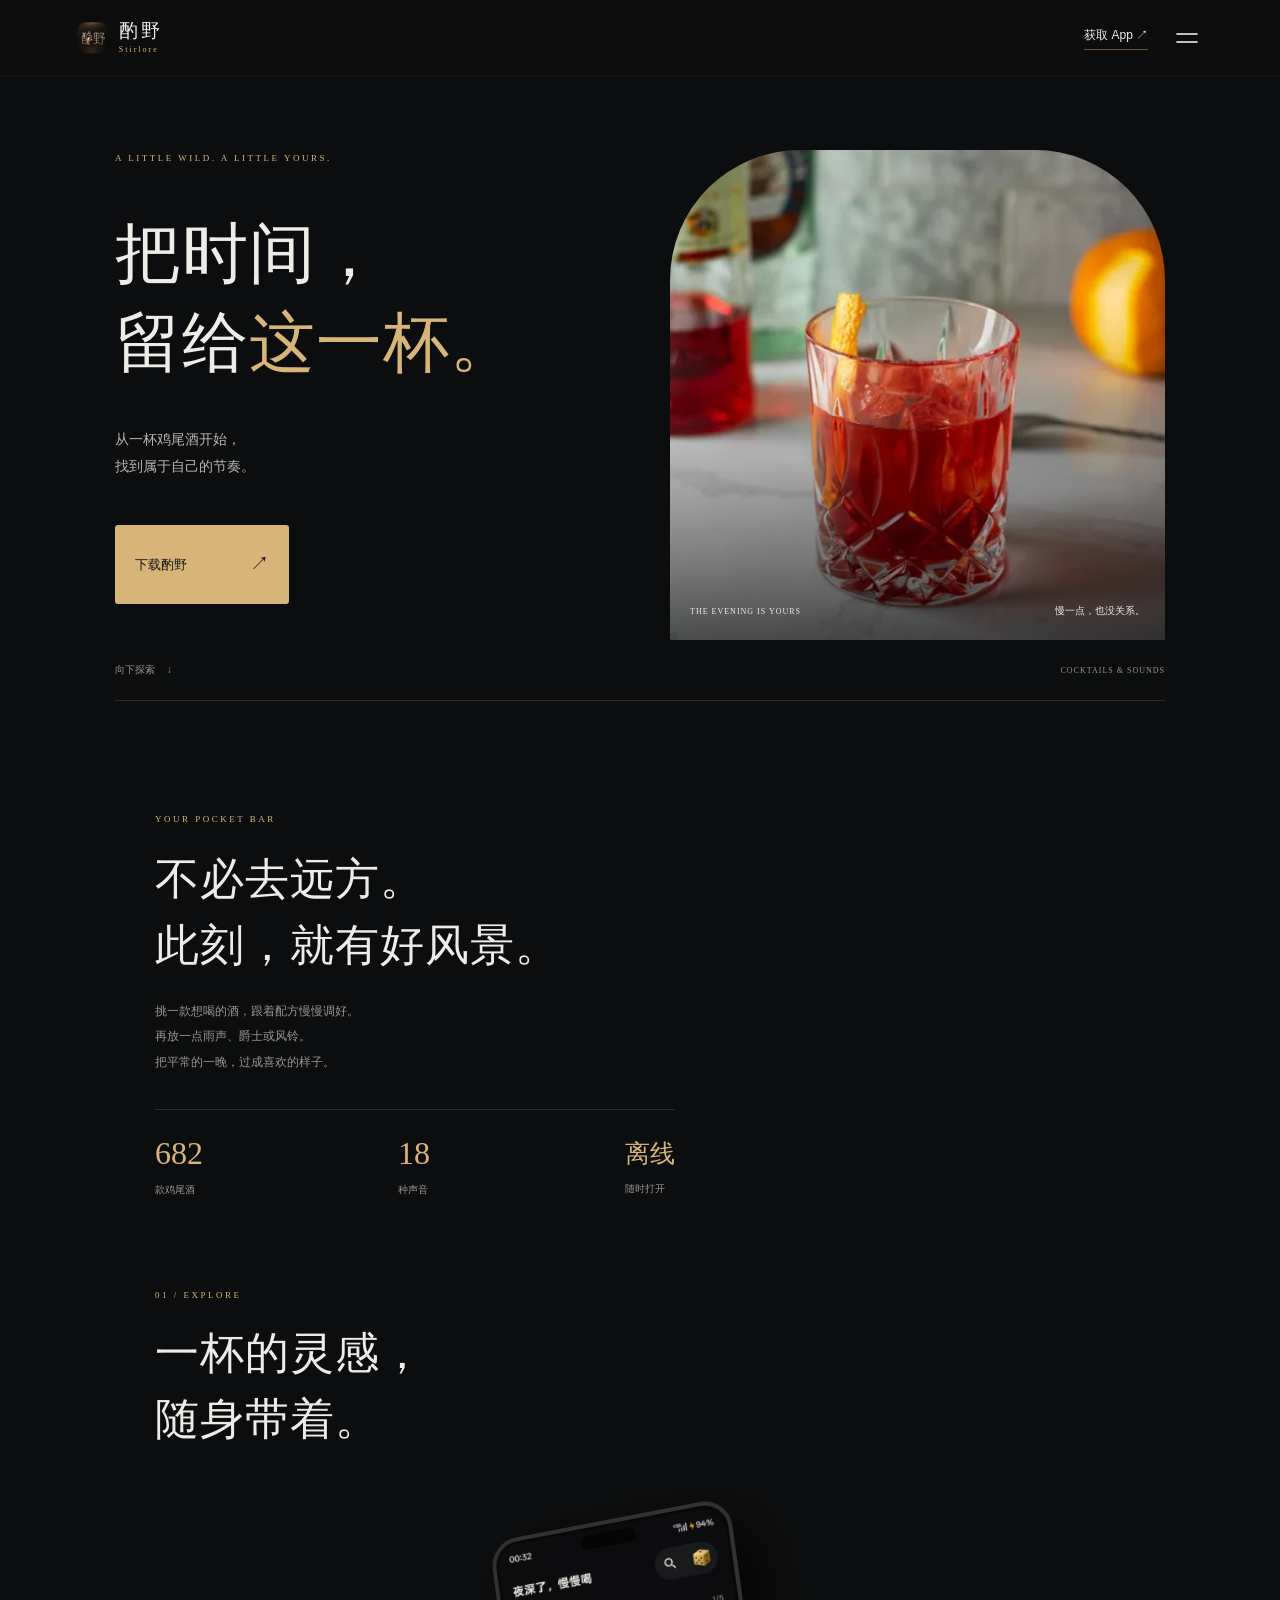
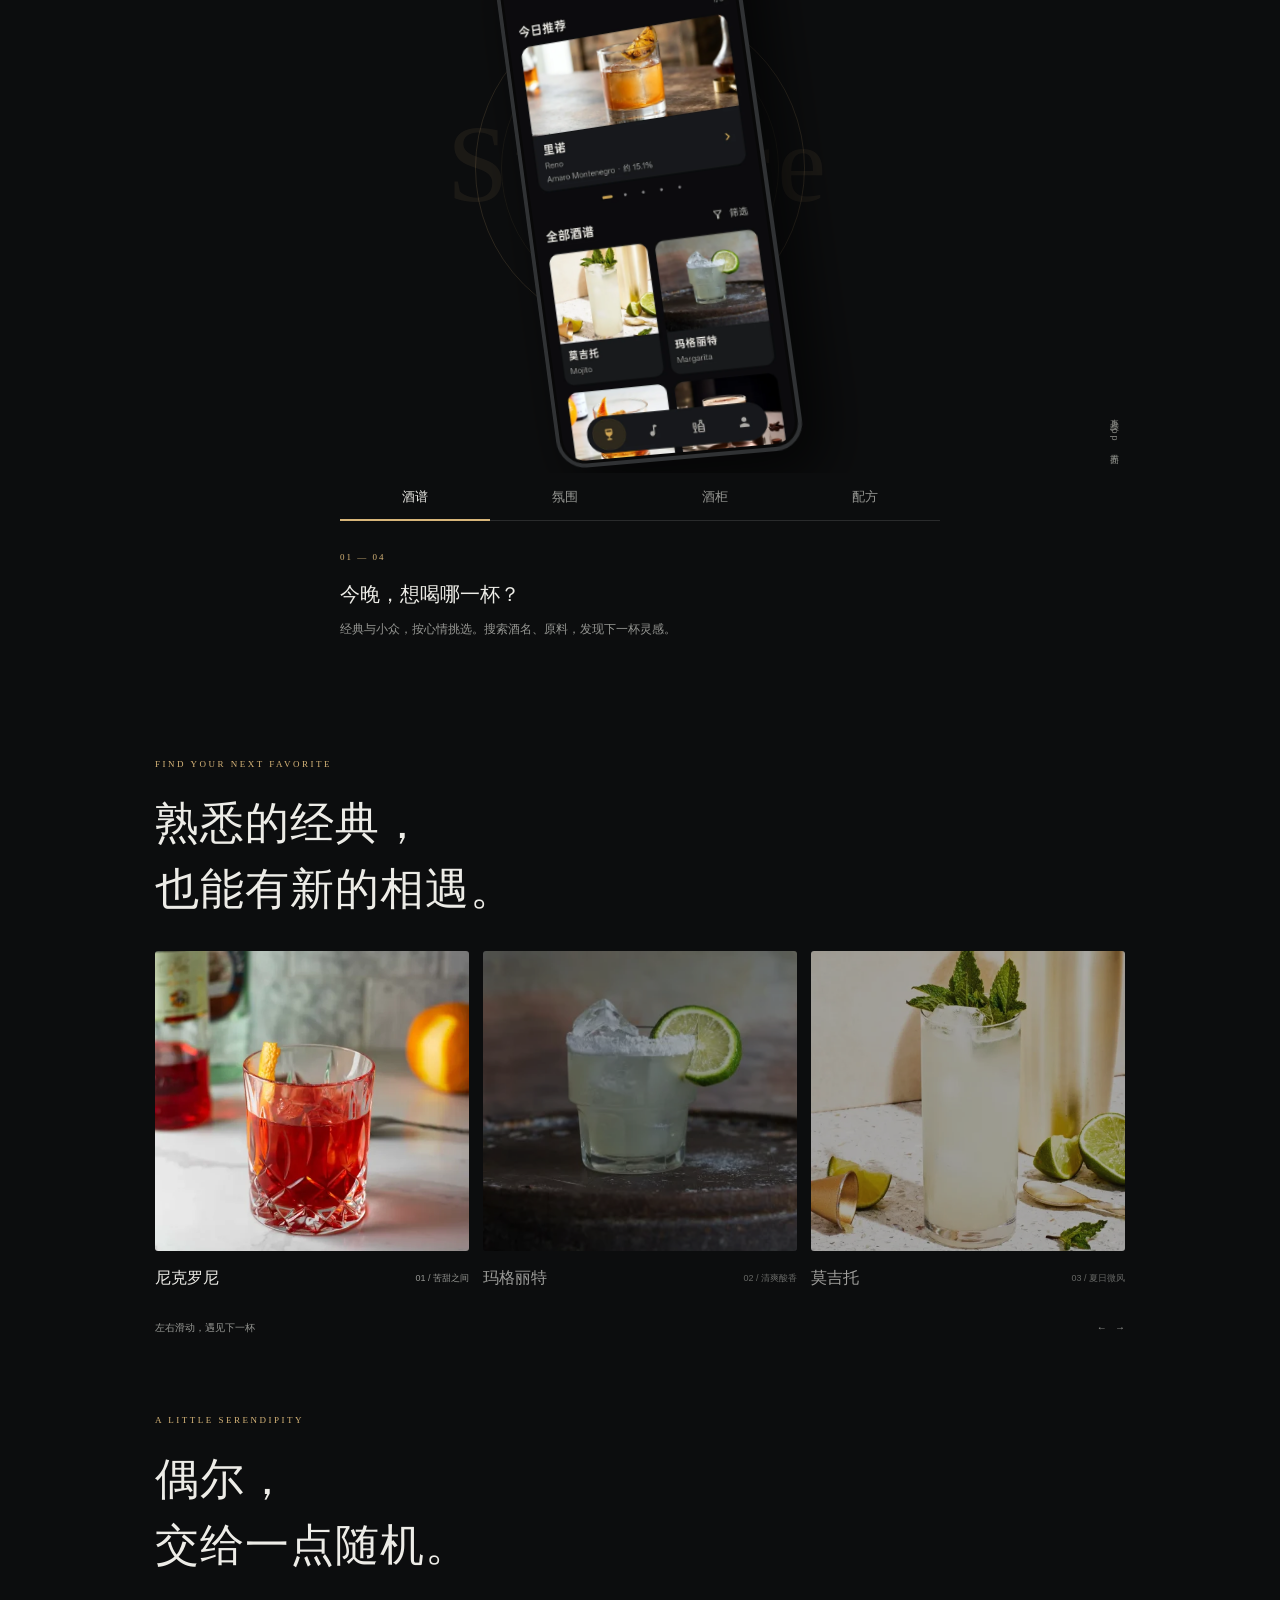
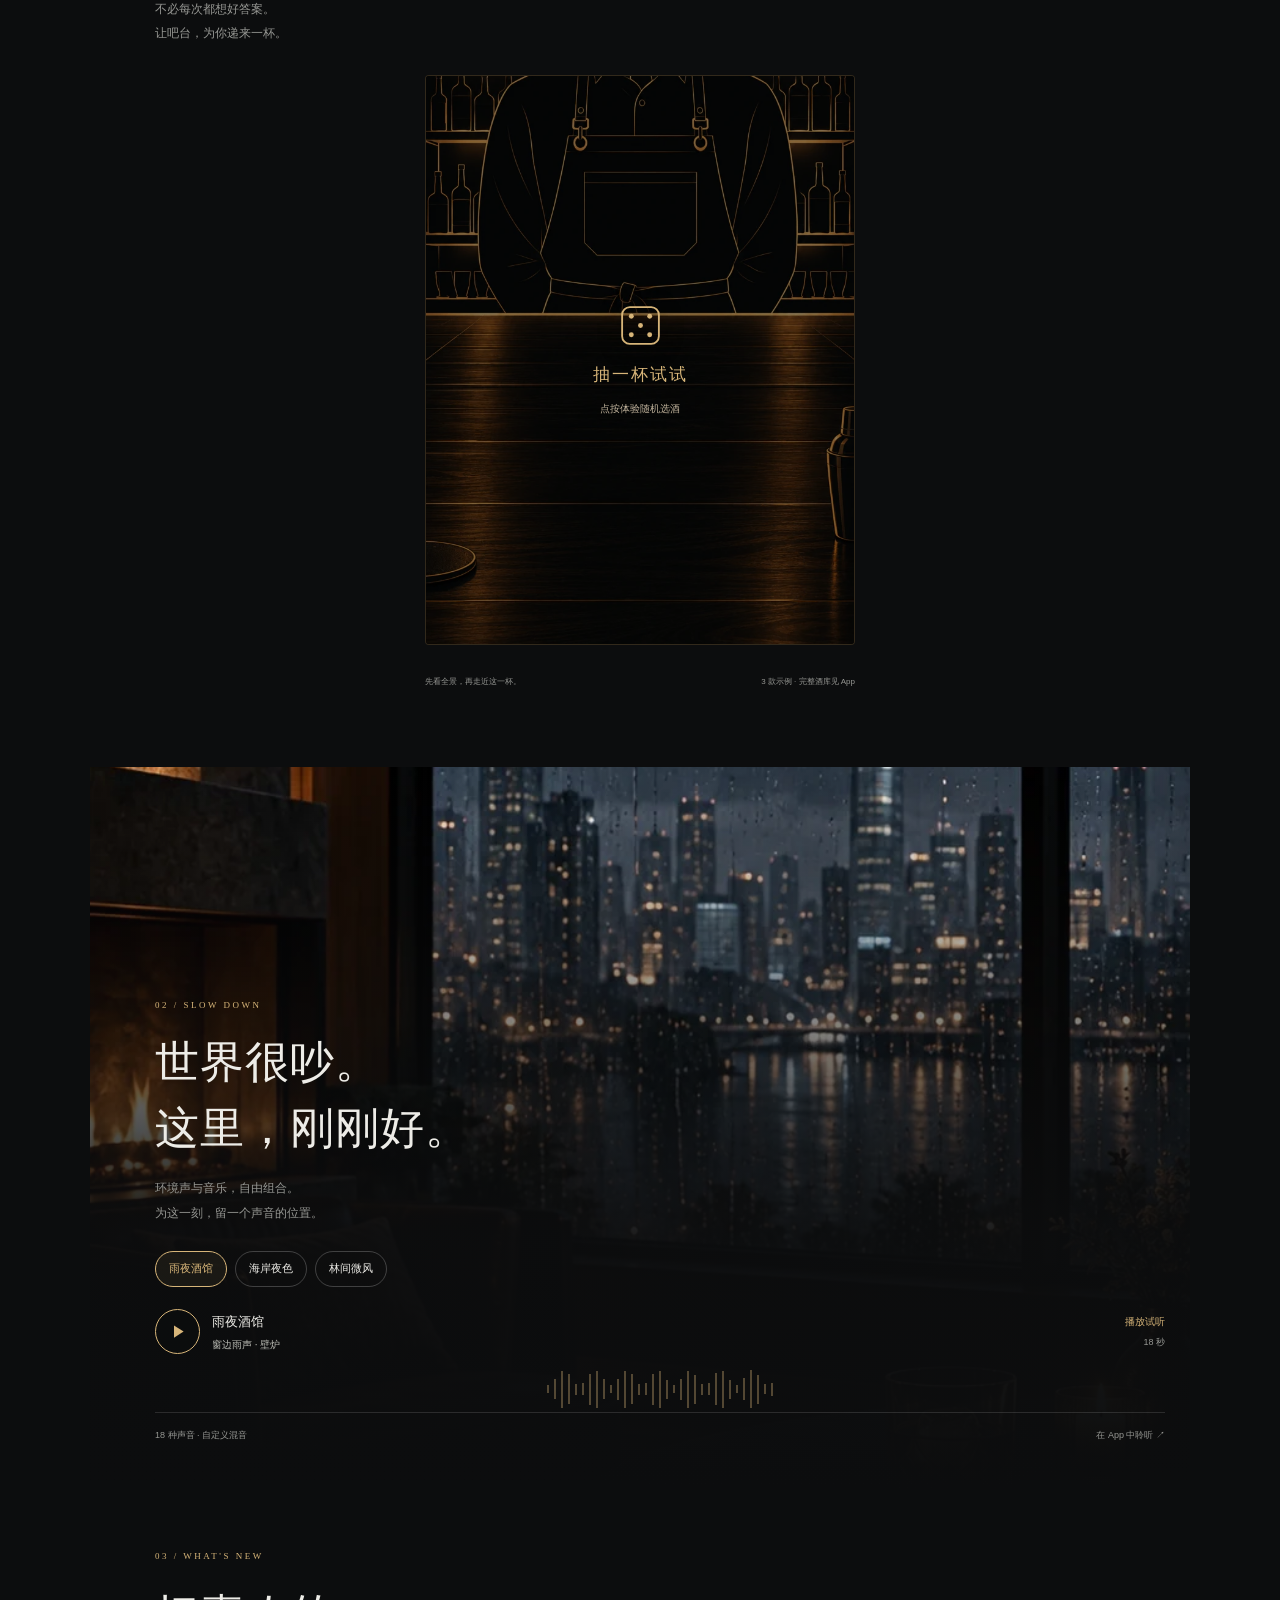
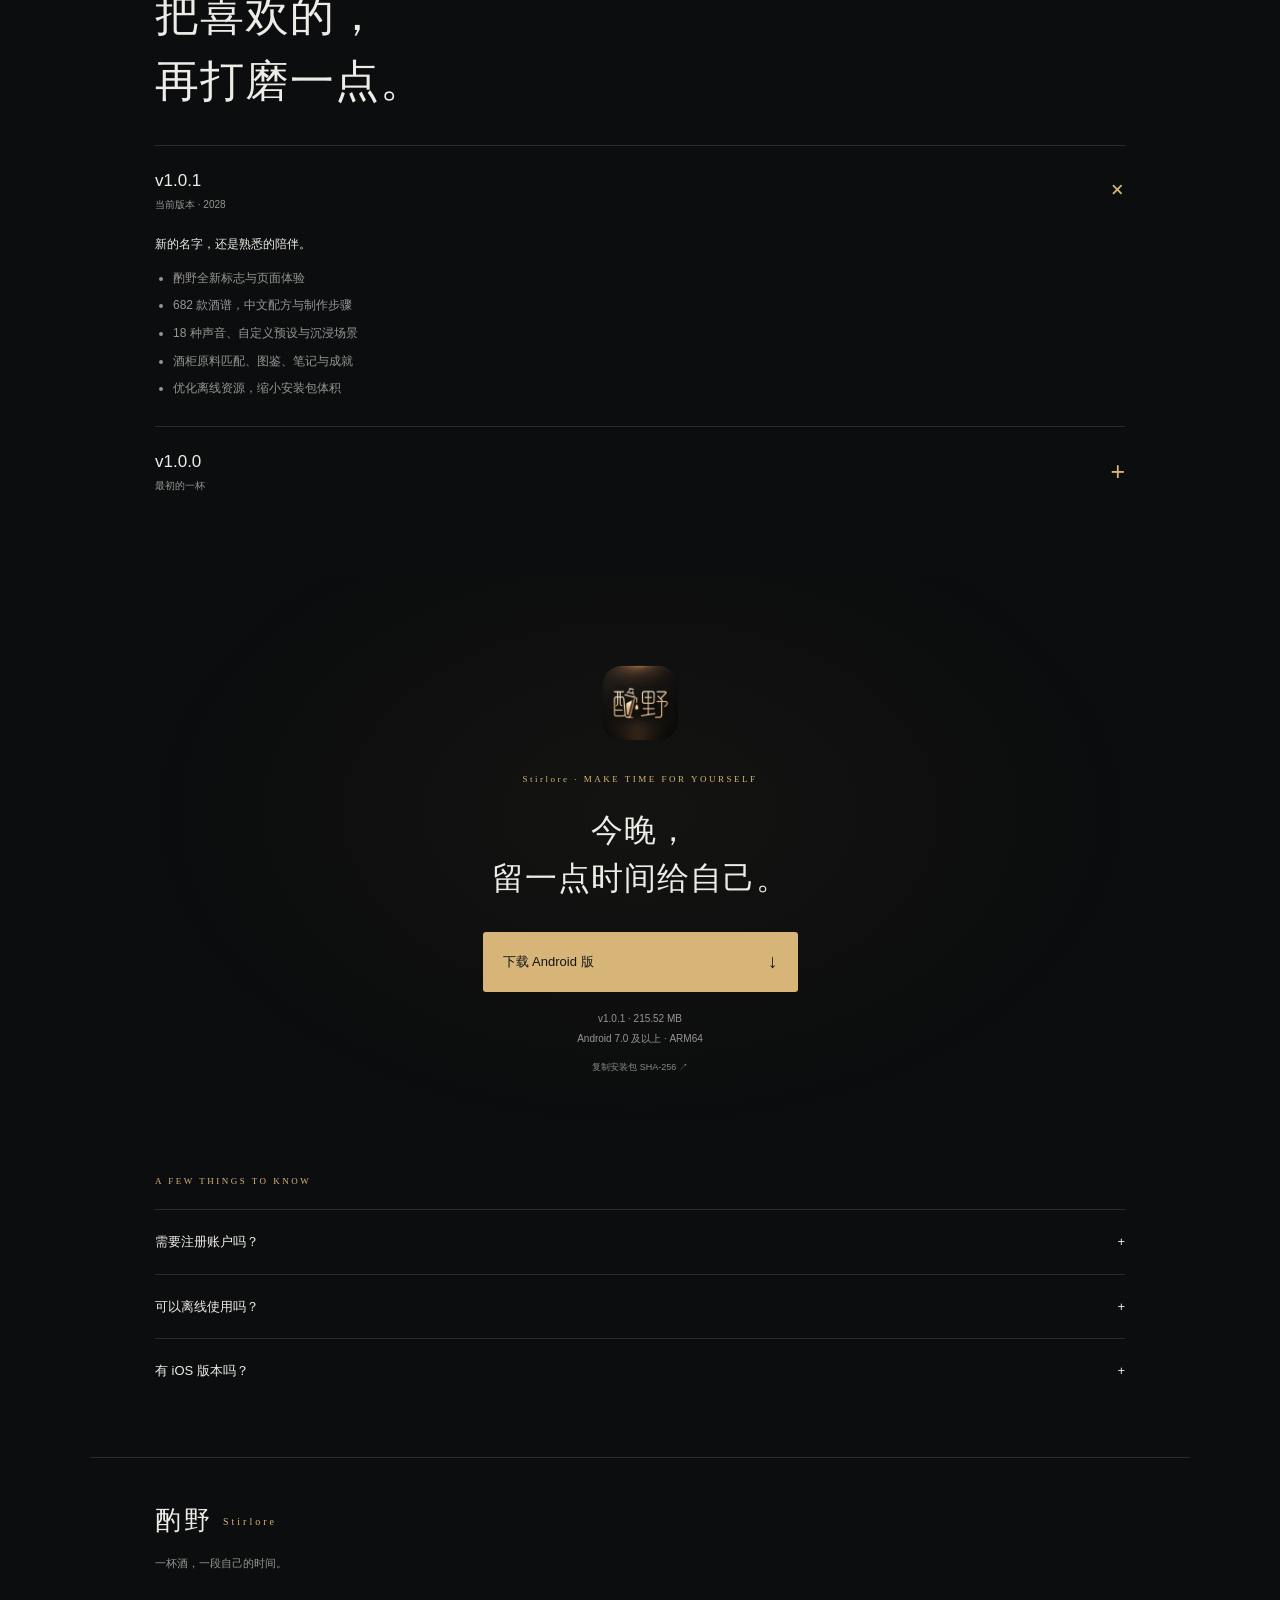
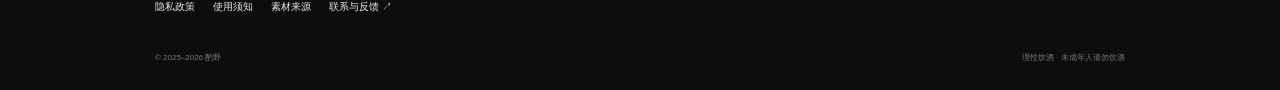
<file: index.html>
<!doctype html><html lang="zh-CN"><head><meta http-equiv="Content-Security-Policy" content="default-src 'self'; img-src 'self' data:; media-src 'self' data:; script-src 'self' 'sha256-KPij0ISZM5bw1NL0fiWXMo6emsJmFIwhaMr5Cjt2FA4='; style-src 'self' 'unsafe-inline'; connect-src 'self'; base-uri 'self'; form-action 'none'; object-src 'none'; upgrade-insecure-requests"><meta charset="UTF-8"><meta name="viewport" content="width=device-width,initial-scale=1"><meta name="theme-color" content="#0c0d0e"><meta name="color-scheme" content="dark"><meta name="description" content="酌野，一本鸡尾酒谱，也是一段属于自己的时间。"><title>酌野 Stirlore · 把时间，留给这一杯</title><link rel="icon" href="site-assets/logo.webp"><link rel="stylesheet" href="stirlore.css"><link rel="canonical" href="https://stirlore.app/"><meta name="referrer" content="strict-origin-when-cross-origin"><meta property="og:type" content="website"><meta property="og:locale" content="zh_CN"><meta property="og:title" content="酌野 Stirlore · 把时间，留给这一杯"><meta property="og:description" content="682 款鸡尾酒、18 种声音。中文配方、酒柜与图鉴，把平常的一晚过成喜欢的样子。"><meta property="og:url" content="https://stirlore.app/"><meta property="og:image" content="https://stirlore.app/site-assets/negroni.webp"><meta name="twitter:card" content="summary_large_image"><link rel="preload" as="image" href="site-assets/negroni.webp"><script type="application/ld+json">{"@context":"https://schema.org","@type":"SoftwareApplication","name":"酌野 Stirlore","operatingSystem":"Android 7.0+ (ARM64)","applicationCategory":"LifestyleApplication","softwareVersion":"1.0.1","downloadUrl":"https://github.com/Vantos233/hedian/releases/download/v1.0.1-2028/stirlore-v1.0.1-2028-arm64.apk","fileSize":"215516120 bytes","offers":{"@type":"Offer","price":"0","priceCurrency":"USD"},"url":"https://stirlore.app/"}</script></head><body>
<header><a class="brand" href="#"><img src="site-assets/logo.webp" alt="酌野 Stirlore 标志"><span class="brand-name"><strong>酌野</strong><small lang="en">Stirlore</small></span></a><div class="nav-actions"><a href="#download">获取 App ↗</a><button id="menu" aria-label="展开导航" aria-expanded="false"><svg viewBox="0 0 24 24" aria-hidden="true" fill="none"><line x1="2" y1="8" x2="22" y2="8"/><line x1="2" y1="16" x2="22" y2="16"/></svg></button></div></header>
<nav id="navigation" inert><a href="#experience">探索酌野 <span>01</span></a><a href="#sound">听见此刻 <span>02</span></a><a href="#updates">更新记录 <span>03</span></a><a href="#download">下载 App <span>04</span></a></nav>
<main><section class="hero" id="top"><div class="eyebrow enter">A LITTLE WILD. A LITTLE YOURS.</div><h1 class="enter">把时间，<br>留给<span>这一杯。</span></h1><p class="hero-copy enter">从一杯鸡尾酒开始，<br>找到属于自己的节奏。</p><a class="primary enter" href="#download">下载酌野 <span>↗</span></a><div class="hero-scene enter"><img src="site-assets/negroni.webp" alt="尼克罗尼鸡尾酒"><div class="scene-caption"><span>THE EVENING IS YOURS</span><span>慢一点，也没关系。</span></div><div class="scene-line"></div></div><div class="scroll-cue">向下探索 <span>↓</span><span>COCKTAILS & SOUNDS</span></div></section>
<section class="intro reveal"><div class="eyebrow">YOUR POCKET BAR</div><h2>不必去远方。<br>此刻，就有好风景。</h2><p>挑一款想喝的酒，跟着配方慢慢调好。<br>再放一点雨声、爵士或风铃。<br>把平常的一晚，过成喜欢的样子。</p><div class="metrics"><div><strong>682</strong><span>款鸡尾酒</span></div><div><strong>18</strong><span>种声音</span></div><div><strong>离线</strong><span>随时打开</span></div></div></section>
<section id="experience" class="experience"><div class="section-heading reveal"><div class="eyebrow">01 / EXPLORE</div><h2>一杯的灵感，<br>随身带着。</h2></div><div class="product-stage"><div class="stage-orbit"></div><span class="stage-word">Stirlore</span><div class="phone"><div class="speaker"></div><img id="app-shot" src="site-assets/home.webp" alt="酌野酒谱页面" loading="lazy" decoding="async"></div><span class="stage-note">真实 App 界面</span></div><div class="feature-tabs" role="tablist" aria-label="功能展示"><button role="tab" aria-selected="true" data-tab="home">酒谱</button><button role="tab" aria-selected="false" data-tab="radio">氛围</button><button role="tab" aria-selected="false" data-tab="cabinet">酒柜</button><button role="tab" aria-selected="false" data-tab="detail">配方</button><div class="tab-line"></div></div><div class="feature-copy"><span id="feature-number">01 — 04</span><h3 id="feature-title">今晚，想喝哪一杯？</h3><p id="feature-text">经典与小众，按心情挑选。搜索酒名、原料，发现下一杯灵感。</p></div></section>
<section class="cocktails reveal"><div class="eyebrow">FIND YOUR NEXT FAVORITE</div><h2>熟悉的经典，<br>也能有新的相遇。</h2><div class="cocktail-track"><button class="drink selected" data-name="尼克罗尼" data-en="NEGRONI"><img src="site-assets/negroni.webp" alt="尼克罗尼" loading="lazy" decoding="async"><span>尼克罗尼 <small>01 / 苦甜之间</small></span></button><button class="drink" data-name="玛格丽特" data-en="MARGARITA"><img src="site-assets/margarita.webp" alt="玛格丽特" loading="lazy" decoding="async"><span>玛格丽特 <small>02 / 清爽酸香</small></span></button><button class="drink" data-name="莫吉托" data-en="MOJITO"><img src="site-assets/mojito.webp" alt="莫吉托" loading="lazy" decoding="async"><span>莫吉托 <small>03 / 夏日微风</small></span></button></div><div class="track-hint">左右滑动，遇见下一杯 <span>← &nbsp; →</span></div></section>
<section id="random" class="random-section reveal"><div class="eyebrow">A LITTLE SERENDIPITY</div><h2>偶尔，<br>交给一点随机。</h2><p class="random-intro">不必每次都想好答案。<br>让吧台，为你递来一杯。</p><div id="random-stage" class="random-stage" data-state="idle"><div class="random-camera"><img src="site-assets/random-bar.webp" alt="酌野随机选酒吧台" loading="lazy" decoding="async"></div><button id="random-start" class="random-start"><svg viewBox="0 0 32 32" fill="none" aria-hidden="true"><rect x="4" y="4" width="24" height="24" rx="5" stroke="currentColor" stroke-width="1.2"/><g fill="currentColor"><circle cx="10" cy="10" r="1.6"/><circle cx="22" cy="10" r="1.6"/><circle cx="16" cy="16" r="1.6"/><circle cx="10" cy="22" r="1.6"/><circle cx="22" cy="22" r="1.6"/></g></svg><span>抽一杯试试</span><small>点按体验随机选酒</small></button><div class="random-topline"><span>这杯怎么样</span><button id="random-replay" type="button">重播入场 ↻</button></div><div class="random-card" aria-live="polite"><div class="random-card-heading"><span>酌野</span><small>COCKTAIL MENU</small></div><div class="random-card-body"><img id="random-photo" src="site-assets/negroni.webp" alt="尼克罗尼" loading="lazy" decoding="async"><div><h3 id="random-name">尼克罗尼</h3><p id="random-english">Negroni</p><small id="random-note">金酒 · 苦甜交织</small></div></div><div class="random-card-footer"><span>随机酒单</span><span>ONE MORE POSSIBILITY</span></div></div><div class="random-actions"><button id="random-draw" type="button">再抽一杯 ↻</button><button id="random-recipe" type="button">了解配方 →</button></div></div><div class="random-caption"><span>先看全景，再走近这一杯。</span><span>3 款示例 · 完整酒库见 App</span></div></section><section id="sound" class="sound-section"><div class="sound-image"><img id="sound-image" src="site-assets/lounge.webp" alt="雨夜酒馆" data-scene="lounge" loading="lazy" decoding="async"></div><div class="sound-content"><div class="eyebrow">02 / SLOW DOWN</div><h2>世界很吵。<br>这里，刚刚好。</h2><p>环境声与音乐，自由组合。<br>为这一刻，留一个声音的位置。</p><div class="sound-options"><button class="active" data-scene="lounge">雨夜酒馆</button><button data-scene="coast">海岸夜色</button><button data-scene="forest">林间微风</button></div><div class="sound-player"><button id="sound-play" type="button" aria-label="播放试听雨夜酒馆" aria-pressed="false"><svg class="audio-play" viewBox="0 0 24 24" aria-hidden="true"><path d="M8 5v14l11-7z"/></svg><svg class="audio-pause" viewBox="0 0 24 24" aria-hidden="true"><path d="M7 6h4v12H7zm6 0h4v12h-4z"/></svg></button><div class="sound-player-text"><strong id="sound-current-name">雨夜酒馆</strong><span id="sound-current-description">窗边雨声 · 壁炉</span></div><span class="sound-play-state"><span id="sound-play-label">播放试听</span><small>18 秒</small></span></div><div class="wave" aria-hidden="true"></div><div class="sound-foot"><span>18 种声音 · 自定义混音</span><span>在 App 中聆听 ↗</span></div></div></section>
<section id="updates" class="updates reveal"><div class="eyebrow">03 / WHAT'S NEW</div><h2>把喜欢的，<br>再打磨一点。</h2><details open><summary><span>v1.0.1 <small>当前版本 · 2028</small></span><span class="expand">+</span></summary><div class="release-copy"><p>新的名字，还是熟悉的陪伴。</p><ul><li>酌野全新标志与页面体验</li><li>682 款酒谱，中文配方与制作步骤</li><li>18 种声音、自定义预设与沉浸场景</li><li>酒柜原料匹配、图鉴、笔记与成就</li><li>优化离线资源，缩小安装包体积</li></ul></div></details><details><summary><span>v1.0.0 <small>最初的一杯</small></span><span class="expand">+</span></summary><div class="release-copy"><p>鸡尾酒与白噪音，在这里相遇。</p></div></details></section>
<section id="download" class="download reveal"><img src="site-assets/logo.webp" alt="酌野" loading="lazy" decoding="async"><div class="eyebrow">Stirlore · MAKE TIME FOR YOURSELF</div><h2>今晚，<br>留一点时间给自己。</h2><a class="primary" href="https://github.com/Vantos233/hedian/releases/download/v1.0.1-2028/stirlore-v1.0.1-2028-arm64.apk">下载 Android 版 <span>↓</span></a><p class="version">v1.0.1 · 215.52 MB<br>Android 7.0 及以上 · ARM64</p><button class="hash-button" id="hash">复制安装包 SHA-256 ↗</button></section>
<section class="faq reveal"><div class="eyebrow">A FEW THINGS TO KNOW</div><details><summary>需要注册账户吗？<span>+</span></summary><p>无需注册。收藏、笔记与酒柜记录保存在设备本地，请定期在 App 内导出备份。</p></details><details><summary>可以离线使用吗？<span>+</span></summary><p>酒谱、图片和音频随安装包提供，主要功能无需联网。</p></details><details><summary>有 iOS 版本吗？<span>+</span></summary><p>目前提供 Android 安装包，尚未提供 iOS 版本。</p></details></section>
</main><footer><a class="brand" href="#">酌野 <small>Stirlore</small></a><p>一杯酒，一段自己的时间。</p><div class="footer-links"><a href="privacy.html">隐私政策</a><a href="terms.html">使用须知</a><a href="credits.html">素材来源</a><a href="mailto:3201915643@qq.com">联系与反馈 ↗</a></div><div class="copyright"><span>© 2025–2026 酌野</span><span>理性饮酒 · 未成年人请勿饮酒</span></div></footer><dialog id="legal"><button id="close-dialog" aria-label="关闭">×</button><h2 id="legal-title"></h2><p id="legal-content"></p></dialog><div id="toast" role="status"></div><script src="stirlore.js"></script><script src="stirlore-sound.js"></script><script src="stirlore-random.js"></script></body></html>
</file>
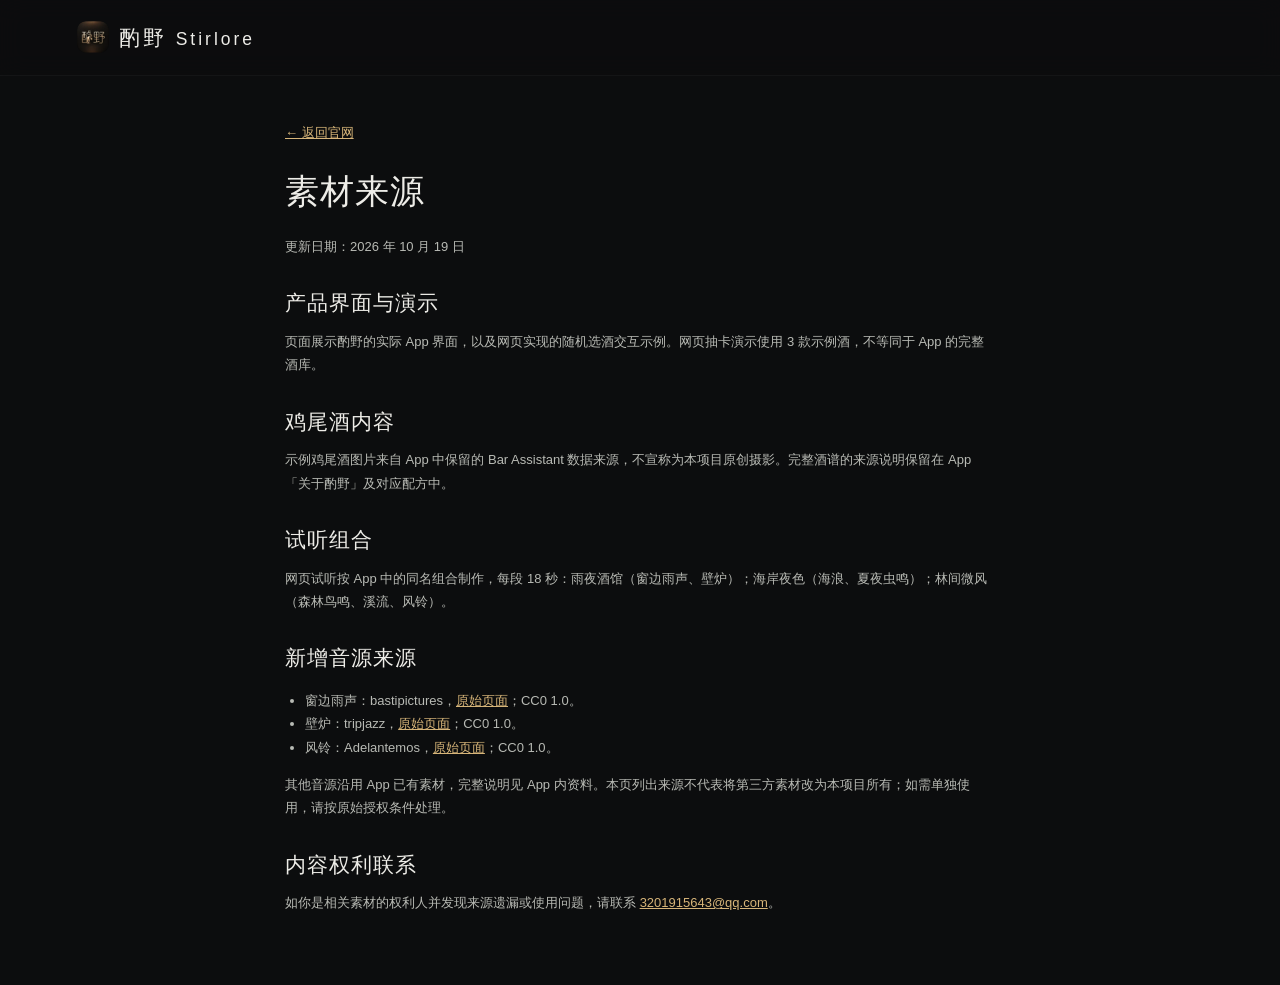
<file: credits.html>
<!doctype html><html lang="zh-CN"><head><meta charset="utf-8"><meta name="viewport" content="width=device-width,initial-scale=1"><meta name="color-scheme" content="dark"><title>素材来源 · 酌野 Stirlore</title><link rel="icon" href="site-assets/logo.webp"><link rel="stylesheet" href="stirlore.css"><link rel="canonical" href="https://stirlore.app/credits.html"></head><body><header><a class="brand" href="./"><img src="site-assets/logo.webp" alt="酌野 Stirlore"><span>酌野 <small>Stirlore</small></span></a></header><main class="legal-page"><a class="legal-home" href="./">← 返回官网</a><h1>素材来源</h1><p>更新日期：2026 年 10 月 19 日</p><h2>产品界面与演示</h2><p>页面展示酌野的实际 App 界面，以及网页实现的随机选酒交互示例。网页抽卡演示使用 3 款示例酒，不等同于 App 的完整酒库。</p><h2>鸡尾酒内容</h2><p>示例鸡尾酒图片来自 App 中保留的 Bar Assistant 数据来源，不宣称为本项目原创摄影。完整酒谱的来源说明保留在 App「关于酌野」及对应配方中。</p><h2>试听组合</h2><p>网页试听按 App 中的同名组合制作，每段 18 秒：雨夜酒馆（窗边雨声、壁炉）；海岸夜色（海浪、夏夜虫鸣）；林间微风（森林鸟鸣、溪流、风铃）。</p><h2>新增音源来源</h2><ul><li>窗边雨声：bastipictures，<a href="https://freesound.org/people/bastipictures/sounds/243781/" rel="noopener noreferrer">原始页面</a>；CC0 1.0。</li><li>壁炉：tripjazz，<a href="https://freesound.org/people/tripjazz/sounds/394754/" rel="noopener noreferrer">原始页面</a>；CC0 1.0。</li><li>风铃：Adelantemos，<a href="https://freesound.org/people/Adelantemos/sounds/222893/" rel="noopener noreferrer">原始页面</a>；CC0 1.0。</li></ul><p>其他音源沿用 App 已有素材，完整说明见 App 内资料。本页列出来源不代表将第三方素材改为本项目所有；如需单独使用，请按原始授权条件处理。</p><h2>内容权利联系</h2><p>如你是相关素材的权利人并发现来源遗漏或使用问题，请联系 <a href="mailto:3201915643@qq.com">3201915643@qq.com</a>。</p></main></body></html>
</file>
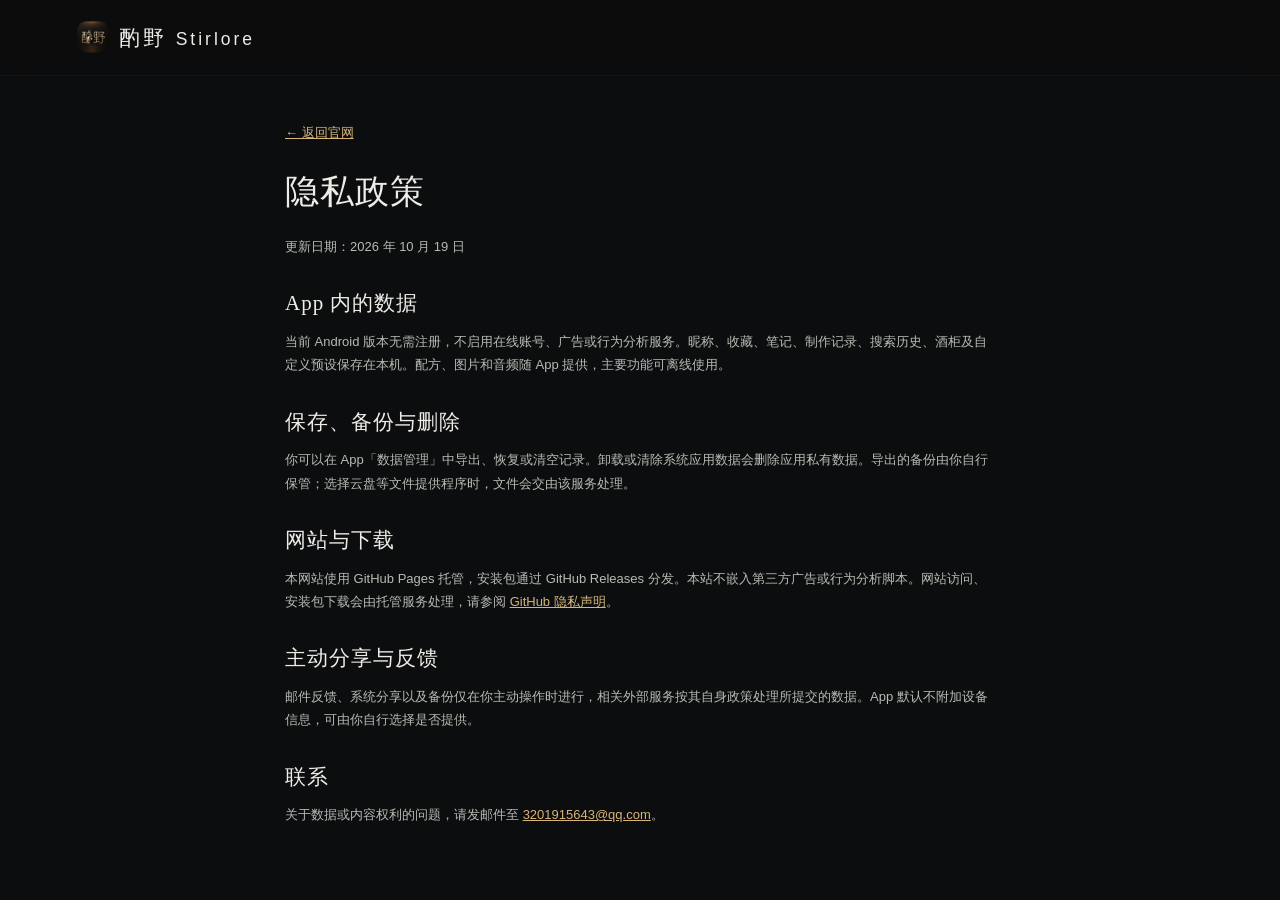
<file: privacy.html>
<!doctype html><html lang="zh-CN"><head><meta charset="utf-8"><meta name="viewport" content="width=device-width,initial-scale=1"><meta name="color-scheme" content="dark"><title>隐私政策 · 酌野 Stirlore</title><link rel="icon" href="site-assets/logo.webp"><link rel="stylesheet" href="stirlore.css"><link rel="canonical" href="https://stirlore.app/privacy.html"></head><body><header><a class="brand" href="./"><img src="site-assets/logo.webp" alt="酌野 Stirlore"><span>酌野 <small>Stirlore</small></span></a></header><main class="legal-page"><a class="legal-home" href="./">← 返回官网</a><h1>隐私政策</h1><p>更新日期：2026 年 10 月 19 日</p><h2>App 内的数据</h2><p>当前 Android 版本无需注册，不启用在线账号、广告或行为分析服务。昵称、收藏、笔记、制作记录、搜索历史、酒柜及自定义预设保存在本机。配方、图片和音频随 App 提供，主要功能可离线使用。</p><h2>保存、备份与删除</h2><p>你可以在 App「数据管理」中导出、恢复或清空记录。卸载或清除系统应用数据会删除应用私有数据。导出的备份由你自行保管；选择云盘等文件提供程序时，文件会交由该服务处理。</p><h2>网站与下载</h2><p>本网站使用 GitHub Pages 托管，安装包通过 GitHub Releases 分发。本站不嵌入第三方广告或行为分析脚本。网站访问、安装包下载会由托管服务处理，请参阅 <a href="https://docs.github.com/site-policy/privacy-policies/github-general-privacy-statement" rel="noopener noreferrer">GitHub 隐私声明</a>。</p><h2>主动分享与反馈</h2><p>邮件反馈、系统分享以及备份仅在你主动操作时进行，相关外部服务按其自身政策处理所提交的数据。App 默认不附加设备信息，可由你自行选择是否提供。</p><h2>联系</h2><p>关于数据或内容权利的问题，请发邮件至 <a href="mailto:3201915643@qq.com">3201915643@qq.com</a>。</p></main></body></html>
</file>
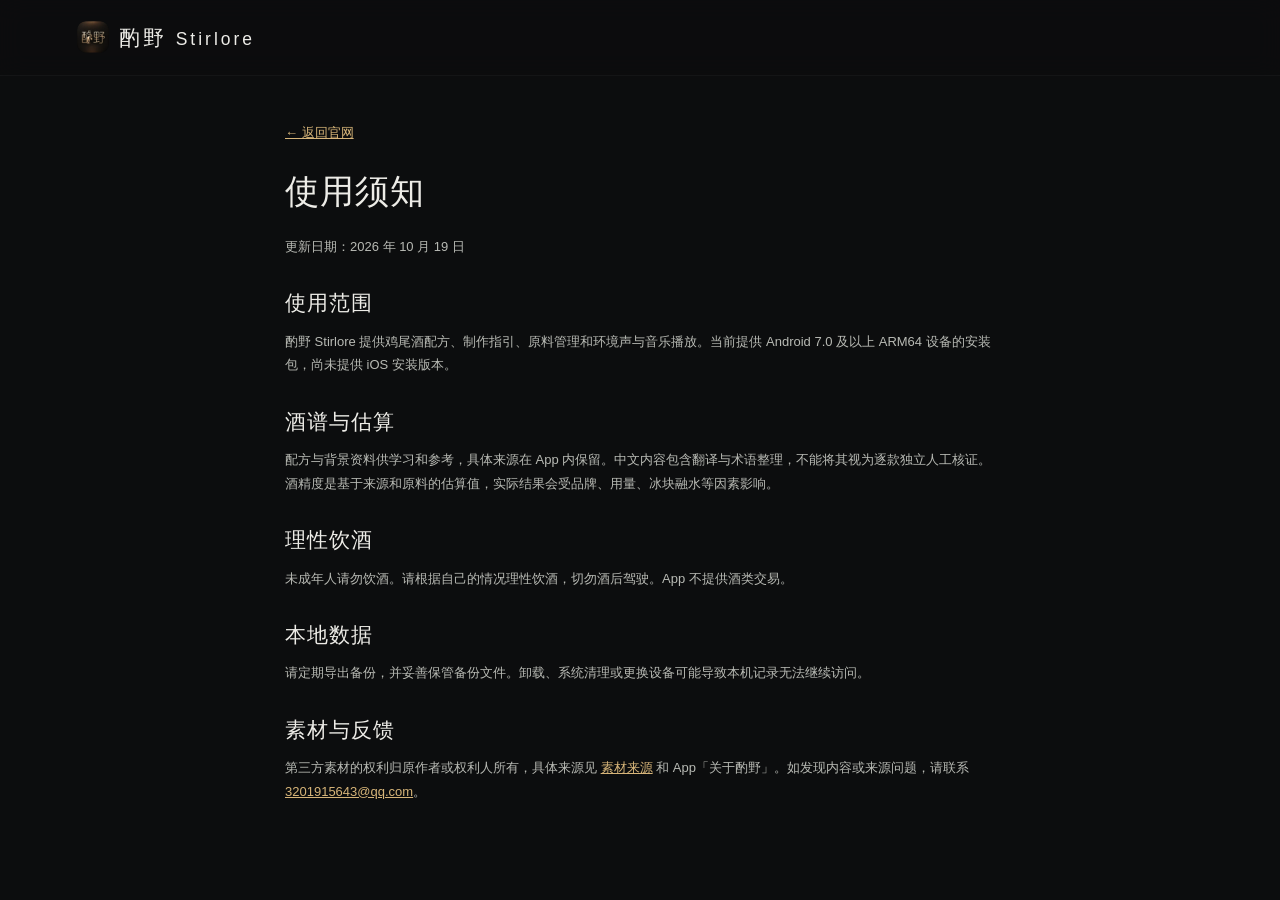
<file: terms.html>
<!doctype html><html lang="zh-CN"><head><meta charset="utf-8"><meta name="viewport" content="width=device-width,initial-scale=1"><meta name="color-scheme" content="dark"><title>使用须知 · 酌野 Stirlore</title><link rel="icon" href="site-assets/logo.webp"><link rel="stylesheet" href="stirlore.css"><link rel="canonical" href="https://stirlore.app/terms.html"></head><body><header><a class="brand" href="./"><img src="site-assets/logo.webp" alt="酌野 Stirlore"><span>酌野 <small>Stirlore</small></span></a></header><main class="legal-page"><a class="legal-home" href="./">← 返回官网</a><h1>使用须知</h1><p>更新日期：2026 年 10 月 19 日</p><h2>使用范围</h2><p>酌野 Stirlore 提供鸡尾酒配方、制作指引、原料管理和环境声与音乐播放。当前提供 Android 7.0 及以上 ARM64 设备的安装包，尚未提供 iOS 安装版本。</p><h2>酒谱与估算</h2><p>配方与背景资料供学习和参考，具体来源在 App 内保留。中文内容包含翻译与术语整理，不能将其视为逐款独立人工核证。酒精度是基于来源和原料的估算值，实际结果会受品牌、用量、冰块融水等因素影响。</p><h2>理性饮酒</h2><p>未成年人请勿饮酒。请根据自己的情况理性饮酒，切勿酒后驾驶。App 不提供酒类交易。</p><h2>本地数据</h2><p>请定期导出备份，并妥善保管备份文件。卸载、系统清理或更换设备可能导致本机记录无法继续访问。</p><h2>素材与反馈</h2><p>第三方素材的权利归原作者或权利人所有，具体来源见 <a href="credits.html">素材来源</a> 和 App「关于酌野」。如发现内容或来源问题，请联系 <a href="mailto:3201915643@qq.com">3201915643@qq.com</a>。</p></main></body></html>
</file>
<file: stirlore.css>
@charset "UTF-8";
:root{--bg:#0c0d0e;--panel:#17191b;--fg:#edece7;--muted:#969793;--gold:#d7b579;--line:#ffffff20}*{box-sizing:border-box}html{scroll-behavior:smooth;scroll-padding-top:88px}body{margin:0;background:var(--bg);color:var(--fg);font-family:"Microsoft YaHei","PingFang SC",sans-serif;font-size:14px;line-height:1.8}button,a{-webkit-tap-highlight-color:transparent}button{font:inherit;color:inherit;cursor:pointer}a{color:inherit;text-decoration:none}button{background:none;border:0}img{display:block;max-width:100%}button:focus-visible,a:focus-visible,summary:focus-visible{outline:2px solid var(--gold);outline-offset:5px}header{height:76px;padding:0 25px;display:flex;align-items:center;justify-content:space-between;position:fixed;top:0;left:0;width:100%;z-index:20;background:#0c0d0eea;border-bottom:1px solid #ffffff09;backdrop-filter:blur(12px)}.brand{display:flex;align-items:center;gap:10px;font-size:21px;letter-spacing:3px}.brand img{width:32px;height:32px;border-radius:9px}.nav-actions{display:flex;align-items:center;gap:23px;font-size:12px}.nav-actions>a{border-bottom:1px solid #d7b57970;padding-bottom:2px}#menu{width:28px;height:35px;padding:5px}#menu i{height:1px;background:var(--fg);display:block;margin:7px 0;transition:transform .4s}body.menu-open #menu i:first-child{transform:translateY(4px) rotate(45deg)}body.menu-open #menu i:last-child{transform:translateY(-4px) rotate(-45deg)}nav{position:fixed;inset:76px 0 auto;background:#17191b;z-index:19;padding:18px 27px 30px;transform:translateY(-130%);opacity:0;transition:.5s cubic-bezier(.22,1,.36,1)}body.menu-open nav{transform:translateY(0);opacity:1}nav a{display:flex;justify-content:space-between;padding:14px 0;font-size:23px;border-bottom:1px solid var(--line)}nav span{font-size:12px;color:var(--gold)}main>section,footer{max-width:1100px;margin:auto}.hero{padding:126px 25px 0}.eyebrow{font-size:9px;letter-spacing:2.5px;color:var(--gold);font-family:Georgia,serif}h1,h2,h3,p{margin:0}h1{font-family:"Songti SC","STSong","SimSun",serif;font-size:clamp(43px,11vw,64px);font-weight:400;line-height:1.35;letter-spacing:1px;margin:24px 0 20px}h1 span{color:var(--gold)}.hero-copy{font-size:14px;line-height:1.9;color:#b6b7b2}.primary{display:flex;align-items:center;justify-content:space-between;padding:13px 20px;background:var(--gold);color:#151515;border-radius:3px;font-size:13px;transition:background .25s,transform .25s}.primary:active{transform:scale(.97)}.hero>.primary{width:174px;margin:27px 0 36px}.primary span{font-size:19px}.hero-scene{height:285px;position:relative;overflow:hidden;border-radius:130px 130px 3px 3px}.hero-scene>img{width:100%;height:100%;object-fit:cover;object-position:50% 53%;transform:scale(1.03)}.hero-scene:after{content:'';position:absolute;inset:45% 0 0;background:linear-gradient(transparent,#000a)}.scene-caption{position:absolute;bottom:20px;left:20px;right:20px;z-index:1;display:flex;justify-content:space-between;align-items:center}.scene-caption span:first-child{font:8px Georgia;letter-spacing:1px}.scene-caption span:last-child{font-size:10px}.scroll-cue{display:flex;gap:12px;align-items:center;font-size:10px;color:var(--muted);padding:21px 0;border-bottom:1px solid var(--line)}.scroll-cue>span:last-child{margin-left:auto;font:8px Georgia;letter-spacing:1px}h2{font-family:"Songti SC","STSong","SimSun",serif;font-weight:400;line-height:1.5;font-size:32px;letter-spacing:1px}.intro{padding:83px 25px 58px}.intro h2{margin:20px 0}.intro p,.sound-content p{color:var(--muted);font-size:12px;line-height:2.1}.metrics{display:flex;justify-content:space-between;border-top:1px solid var(--line);margin-top:34px;padding-top:25px}.metrics div{display:flex;flex-direction:column}.metrics strong{font:32px Georgia;color:var(--gold);font-weight:400}.metrics div:last-child strong{font-family:inherit;font-size:25px;line-height:36px}.metrics span{font-size:10px;color:var(--muted);margin-top:9px}.experience{padding:30px 25px 55px}.section-heading h2{margin-top:18px}.product-stage{position:relative;height:530px;display:flex;align-items:center;justify-content:center;margin-top:10px;isolation:isolate;overflow:hidden}.stage-word{position:absolute;top:39%;font:65px Georgia;letter-spacing:7px;color:#d7b57913;z-index:-1}.stage-orbit{position:absolute;width:330px;height:330px;border:1px solid #d7b57928;border-radius:50%;z-index:-1}.stage-orbit:after{content:'';position:absolute;inset:25px;border:1px solid #d7b57912;border-radius:50%}.phone{width:215px;height:467px;background:#080808;border:4px solid #303234;border-radius:29px;padding:3px;box-shadow:18px 24px 60px #000b;overflow:hidden;transform:perspective(1100px) rotateY(-8deg) rotateZ(-5deg);will-change:transform;position:relative}.phone img{width:100%;height:100%;object-fit:cover;object-position:top;border-radius:22px;transition:opacity .18s}.speaker{position:absolute;top:8px;left:50%;transform:translateX(-50%);background:#050505;border-radius:12px;width:57px;height:14px;z-index:2}.stage-note{position:absolute;right:2px;bottom:22px;font-size:9px;color:#858681;writing-mode:vertical-rl;letter-spacing:2px}.feature-tabs{display:flex;position:relative;border-bottom:1px solid var(--line)}.feature-tabs button{flex:1;padding:12px 0;color:var(--muted);font-size:13px}.feature-tabs button[aria-selected=true]{color:var(--fg)}.tab-line{position:absolute;bottom:-1px;left:0;width:25%;height:2px;background:var(--gold);transition:transform .45s cubic-bezier(.22,1,.36,1)}.feature-copy{padding-top:22px;min-height:145px}.feature-copy>span{font:9px Georgia;color:var(--gold);letter-spacing:2px}.feature-copy h3{font-size:20px;font-weight:400;margin:7px 0}.feature-copy p{color:var(--muted);font-size:12px}.cocktails{padding:35px 25px 65px;overflow:hidden}.cocktails h2{margin:18px 0 28px}.cocktail-track{display:flex;gap:14px;overflow:auto;scroll-snap-type:x mandatory;scrollbar-width:none;padding-bottom:15px}.drink{min-width:79%;scroll-snap-align:start;text-align:left;padding:0;opacity:.65;transition:opacity .3s,transform .3s}.drink.selected{opacity:1}.drink img{height:300px;width:100%;object-fit:cover;border-radius:3px}.drink>span{display:flex;justify-content:space-between;align-items:center;margin-top:13px;font-size:16px}.drink small{font-size:9px;color:var(--muted)}.track-hint{font-size:10px;color:var(--muted);display:flex;justify-content:space-between;margin-top:12px}.sound-section{position:relative;min-height:630px;overflow:hidden}.sound-image{position:absolute;inset:0}.sound-image img{height:100%;width:100%;object-fit:cover;transition:opacity .35s,transform 8s}.sound-image:after{content:'';position:absolute;inset:0;background:linear-gradient(#0c0d0e00,#0c0d0e33 15%,#0c0d0eef 65%,#0c0d0e)}.sound-content{position:relative;padding:230px 25px 45px}.sound-content h2{margin:17px 0 14px}.sound-options{display:flex;gap:8px;margin-top:25px}.sound-options button{border:1px solid #ffffff36;padding:7px 13px;border-radius:25px;font-size:11px;transition:.3s}.sound-options .active{color:var(--gold);border-color:var(--gold);background:#d7b57912}.wave{display:flex;align-items:center;justify-content:center;gap:5px;height:62px;margin-top:20px}.wave i{display:block;width:2px;background:var(--gold);opacity:.7;animation:wave 2s ease-in-out infinite alternate}.sound-foot{display:flex;justify-content:space-between;font-size:9px;color:var(--muted);border-top:1px solid var(--line);padding-top:14px}.updates{padding:60px 25px}.updates h2{margin:18px 0 30px}details{border-top:1px solid var(--line)}summary{display:flex;justify-content:space-between;align-items:center;list-style:none;cursor:pointer;padding:20px 0;font-size:17px}summary::-webkit-details-marker{display:none}summary small{display:block;color:var(--muted);font-size:10px;font-weight:400}.expand{color:var(--gold);font-size:25px;font-weight:200;transition:transform .3s}details[open] .expand{transform:rotate(45deg)}.release-copy{font-size:12px;color:var(--muted);padding-bottom:20px}.release-copy p{color:var(--fg)}.release-copy ul{padding-left:18px;margin:12px 0 0}.release-copy li{margin-bottom:6px}.download{padding:55px 25px 65px;text-align:center;background:radial-gradient(ellipse at 50% 40%,#d7b5790a,transparent 65%)}.download>img{width:76px;height:76px;object-fit:cover;border-radius:21px;margin:0 auto 30px}.download h2{font-size:32px;margin:18px 0 30px}.download .primary{max-width:315px;margin:auto}.version{font-size:10px;color:var(--muted);margin-top:17px;line-height:2}.hash-button{color:#878983;font-size:9px;margin-top:9px}.faq{padding:5px 25px 55px}.faq>.eyebrow{margin-bottom:20px}.faq summary{font-size:13px}.faq details>p{font-size:12px;color:var(--muted);padding-bottom:20px}footer{padding:40px 25px 25px;border-top:1px solid var(--line)}footer .brand{font-family:serif;font-size:26px}footer .brand small{font:10px Georgia;letter-spacing:3px;color:var(--gold)}footer>p{color:var(--muted);font-size:11px;margin-top:9px}.footer-links{display:flex;gap:18px;font-size:10px;margin:24px 0 35px}.footer-links button{padding:0;font-size:10px}.copyright{font-size:8px;color:#777976;display:flex;justify-content:space-between}dialog{color:var(--fg);background:var(--panel);border:1px solid var(--line);width:calc(100% - 40px);max-width:500px;padding:32px;border-radius:10px}dialog::backdrop{background:#000b}dialog h2{font-size:23px;margin-bottom:20px}dialog p{color:var(--muted);font-size:13px;white-space:pre-line}#close-dialog{position:absolute;right:10px;top:6px;font-size:25px}#toast{position:fixed;bottom:30px;left:50%;transform:translate(-50%,20px);opacity:0;z-index:30;border:1px solid var(--line);background:#242622;padding:9px 20px;border-radius:30px;font-size:12px;pointer-events:none;transition:.3s}#toast.show{opacity:1;transform:translate(-50%,0)}.reveal{opacity:0;transform:translateY(30px);transition:opacity .9s,transform .9s cubic-bezier(.22,1,.36,1)}.reveal.visible{opacity:1;transform:translateY(0)}.enter{animation:entrance 1s cubic-bezier(.22,1,.36,1) both}.hero h1{animation-delay:.1s}.hero-copy{animation-delay:.2s}.hero .primary{animation-delay:.3s}.hero-scene{animation-delay:.4s}@keyframes entrance{from{opacity:0;transform:translateY(24px)}to{opacity:1;transform:translateY(0)}}@keyframes wave{from{transform:scaleY(.4)}to{transform:scaleY(1)}}@media(min-width:760px){header{padding:0 6vw}.hero{padding-top:150px;display:grid;grid-template-columns:1fr 1fr;gap:0 60px}.hero .eyebrow,.hero h1,.hero-copy,.hero>.primary{grid-column:1}.hero h1{font-size:66px}.hero-scene{grid-column:2;grid-row:1/5;height:490px}.scroll-cue{grid-column:1/3}.intro,.experience,.cocktails,.updates,.faq{padding-left:65px;padding-right:65px}.intro{padding-top:110px}.intro h2,h2{font-size:44px}.metrics{max-width:520px}.product-stage{height:610px}.phone{width:250px;height:544px}.stage-word{font-size:110px}.feature-tabs,.feature-copy{max-width:600px;margin:auto}.drink{min-width:calc((100% - 28px)/3)}.sound-content{padding-left:65px}.sound-image img{object-position:50% 42%}.download{padding:90px 25px}footer{padding-left:65px;padding-right:65px}}@media(prefers-reduced-motion:reduce){html{scroll-behavior:auto}*,*:before,*:after{animation:none!important;transition:none!important}.reveal{opacity:1;transform:none}}

/* Explicit dark palette; SVG strokes remain legible with mobile dark rendering. */
:root{color-scheme:dark}
#menu{display:grid;place-items:center;width:32px;height:36px;padding:3px;color:#fff;color-scheme:dark;forced-color-adjust:none}
#menu svg{display:block;width:24px;height:24px;stroke:#fff!important;stroke-width:1.6;stroke-linecap:round;forced-color-adjust:none}
#menu line{transform-box:fill-box;transform-origin:center;transition:transform .35s}
body.menu-open #menu line:first-child{transform:translateY(4px) rotate(45deg)}
body.menu-open #menu line:last-child{transform:translateY(-4px) rotate(-45deg)}
.sound-player{display:flex;align-items:center;gap:12px;padding:22px 0 0}
#sound-play{flex:0 0 45px;width:45px;height:45px;padding:11px;border:1px solid var(--gold);color:var(--gold);border-radius:50%;background:#0c0d0e66;transition:opacity .2s,transform .2s}
#sound-play:active{transform:scale(.94)}
#sound-play:disabled{opacity:.45;cursor:wait}
#sound-play svg{width:100%;height:100%;fill:currentColor;display:block}
#sound-play .audio-pause{display:none}
#sound[data-playing=true] .audio-play{display:none}
#sound[data-playing=true] .audio-pause{display:block}
.sound-player-text{display:flex;flex:1;min-width:0;flex-direction:column;gap:3px}
.sound-player-text strong{font-size:13px;font-weight:400;color:var(--fg)}
.sound-player-text span{font-size:10px;color:#bbbcb5}
.sound-play-state{display:flex;flex-direction:column;align-items:flex-end;gap:3px;font-size:10px;color:var(--gold)}
.sound-play-state small{color:var(--muted);font-size:9px}
.wave{height:46px;margin-top:12px}
.wave i{animation-play-state:paused;opacity:.35}
#sound[data-playing=true] .wave i{animation-play-state:running;opacity:.8}

.brand-name{display:flex;flex-direction:column;align-items:flex-start;gap:2px;line-height:1.15}.brand-name strong{font-size:19px;letter-spacing:3px;font-weight:500}.brand-name small{font:8px/1.4 Georgia,serif;letter-spacing:2px;color:var(--gold)}

.random-section{padding:10px 25px 65px}
.random-section h2{margin:18px 0}
.random-intro{font-size:12px;line-height:2;color:var(--muted);margin-bottom:25px}
.random-stage{position:relative;height:510px;isolation:isolate;overflow:hidden;border:1px solid #b98e503d;border-radius:4px;background:#08090a}
.random-camera{position:absolute;inset:0;transform-origin:50% 65%;z-index:-1}
.random-camera>img{width:100%;height:100%;object-fit:cover;object-position:center}
.random-start{position:absolute;inset:0;display:flex;flex-direction:column;align-items:center;justify-content:center;gap:10px;background:#0007;color:var(--gold);transition:opacity .35s}
.random-start{z-index:3}.random-card{pointer-events:none}.random-topline{pointer-events:none}.random-stage[data-state=ready] .random-topline{pointer-events:auto}
.random-start svg{width:49px;height:49px;filter:drop-shadow(0 3px 10px #000)}
.random-start span{font-size:17px;letter-spacing:2px}.random-start small{color:#c2b49d;font-size:10px}
.random-stage:not([data-state=idle]) .random-start{opacity:0;pointer-events:none;visibility:hidden}
.random-topline{position:absolute;top:15px;left:17px;right:17px;display:flex;align-items:center;justify-content:space-between;opacity:0;transition:opacity .4s}
.random-topline>span{font-family:serif;font-size:19px;color:#d9c7a5}.random-topline button{font-size:9px;padding:6px;color:#c3b591}
.random-card{width:calc(100% - 38px);position:absolute;top:50%;left:50%;padding:12px;background:#121416;border:1px solid #9f8556;box-shadow:0 12px 30px #000a;opacity:0;transform:translate(-50%,-50%)}
.random-card:before{content:'';position:absolute;inset:5px;border:1px solid #a1824c42;pointer-events:none}
.random-card-heading,.random-card-footer{display:flex;align-items:center;justify-content:space-between;position:relative}
.random-card-heading{padding-bottom:10px;border-bottom:1px solid #a98c5b59}.random-card-heading>span{font:19px serif;letter-spacing:2px}.random-card-heading small{font:7px Georgia;letter-spacing:1px;color:#b8b09d}
.random-card-body{display:flex;align-items:center;gap:14px;padding:13px 0;min-height:126px}.random-card-body>img{width:37%;height:108px;object-fit:cover}.random-card-body>div{flex:1;min-width:0}.random-card-body h3{font-family:serif;font-weight:400;font-size:21px;line-height:1.5}.random-card-body p{font:12px/1.6 Georgia;margin:3px 0 12px;color:#c6c0b2}.random-card-body small{font-size:10px;color:var(--gold)}
.random-card-footer{border-top:1px solid #a98c5b59;padding-top:8px;font-size:7px;letter-spacing:.8px;color:#9b9386}
.random-actions{position:absolute;top:77%;left:19px;right:19px;display:flex;gap:10px;opacity:0;pointer-events:none;transition:opacity .45s}
.random-actions button{flex:1;padding:10px 2px;border:1px solid #c19c63a1;border-radius:24px;background:#121416ed;color:var(--gold);font-size:11px}.random-actions button:last-child{background:#caaa70;color:#141414}.random-actions button:disabled,.random-topline button:disabled{opacity:.4;cursor:wait}
.random-stage[data-state=ready] .random-topline,.random-stage[data-state=ready] .random-actions{opacity:1;pointer-events:auto}.random-stage[data-state=ready] .random-card{opacity:1}.random-stage[data-state=ready] .random-camera{transform:translateY(-8%) scale(1.3)}
.random-caption{display:flex;justify-content:space-between;gap:10px;font-size:8px;color:var(--muted);margin-top:13px}
@media(min-width:760px){.random-section{padding-left:65px;padding-right:65px}.random-stage{max-width:430px;height:570px;margin:30px auto}.random-caption{max-width:430px;margin:13px auto}.random-card-body>img{height:125px}.random-card-body{min-height:144px}}

.footer-links{flex-wrap:wrap}.legal-page{max-width:760px;margin:0 auto;padding:120px 25px 70px}.legal-page h1{font-size:34px}.legal-page h2{font-size:21px;margin:30px 0 10px}.legal-page p,.legal-page li{color:#b8bab4;font-size:13px}.legal-page a{color:var(--gold);text-decoration:underline}.legal-page ul{padding-left:20px}.legal-home{font-size:13px;color:var(--gold)}
</file>
